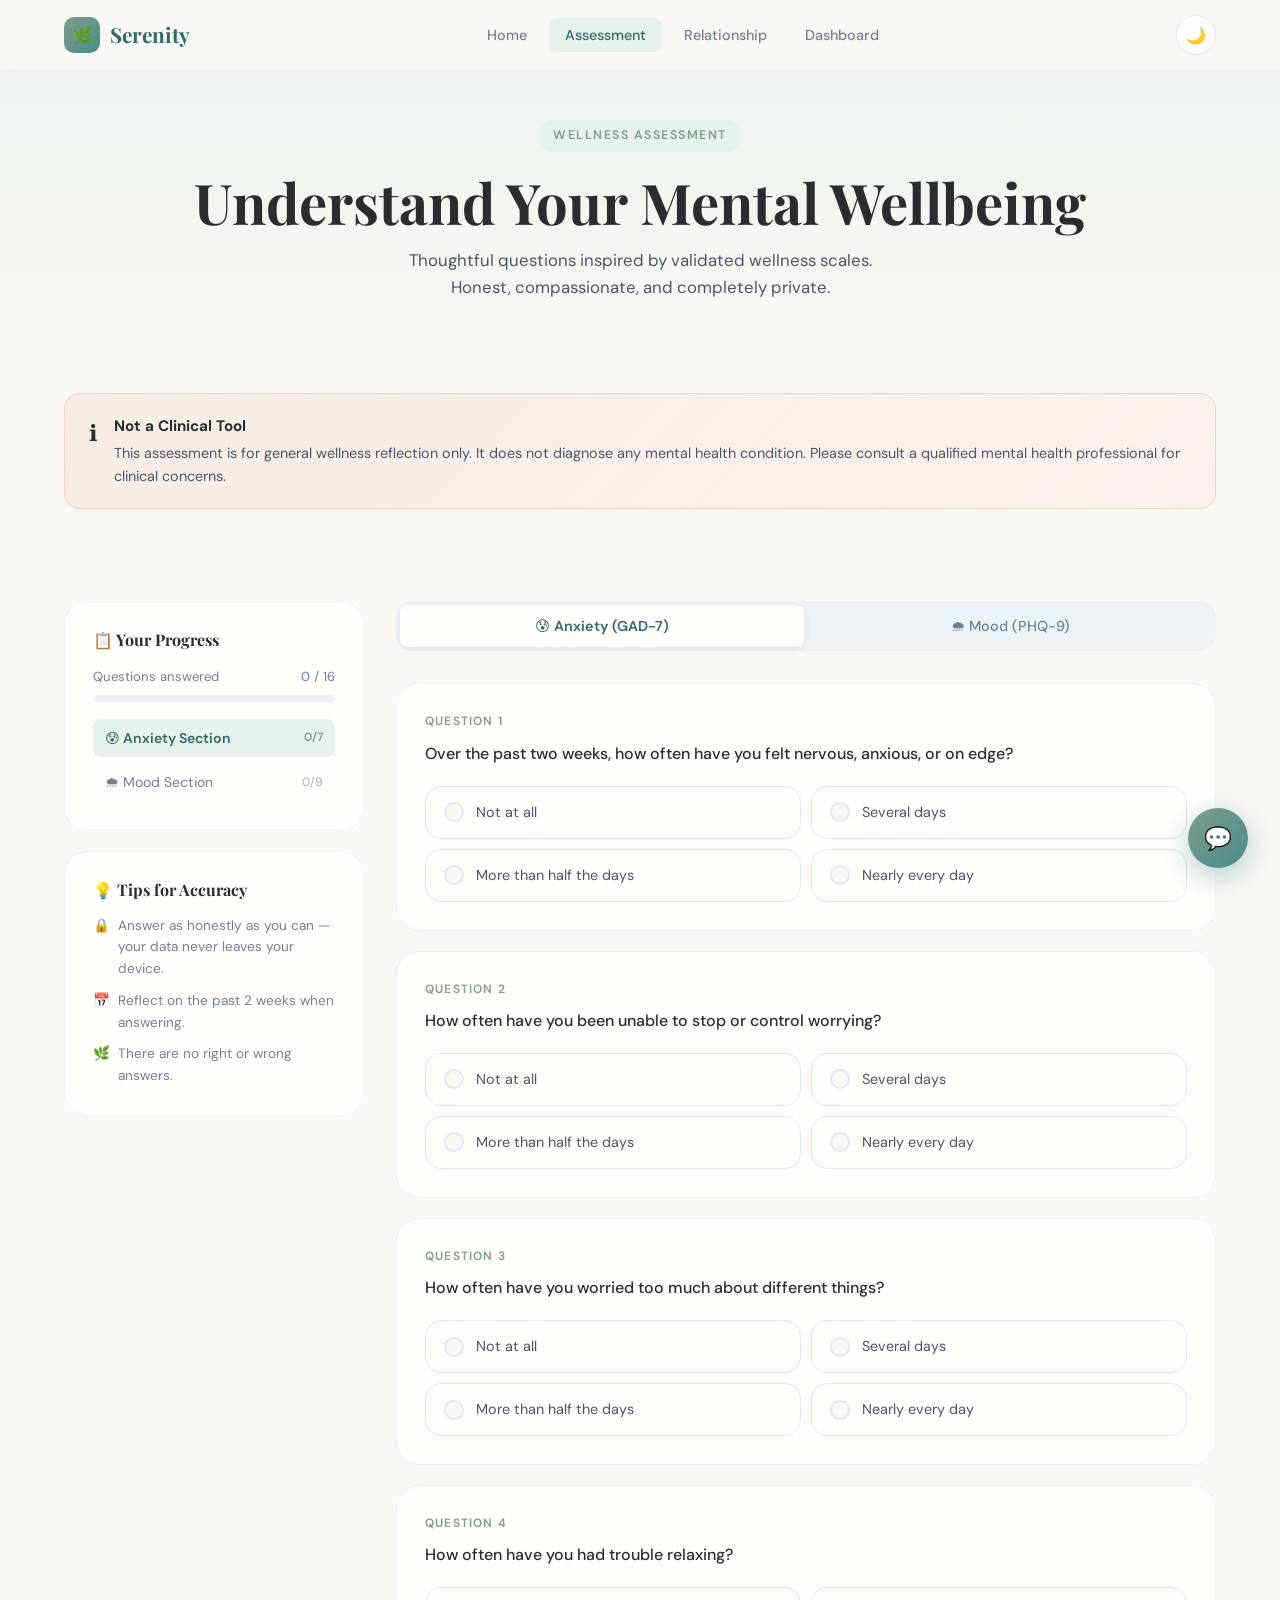
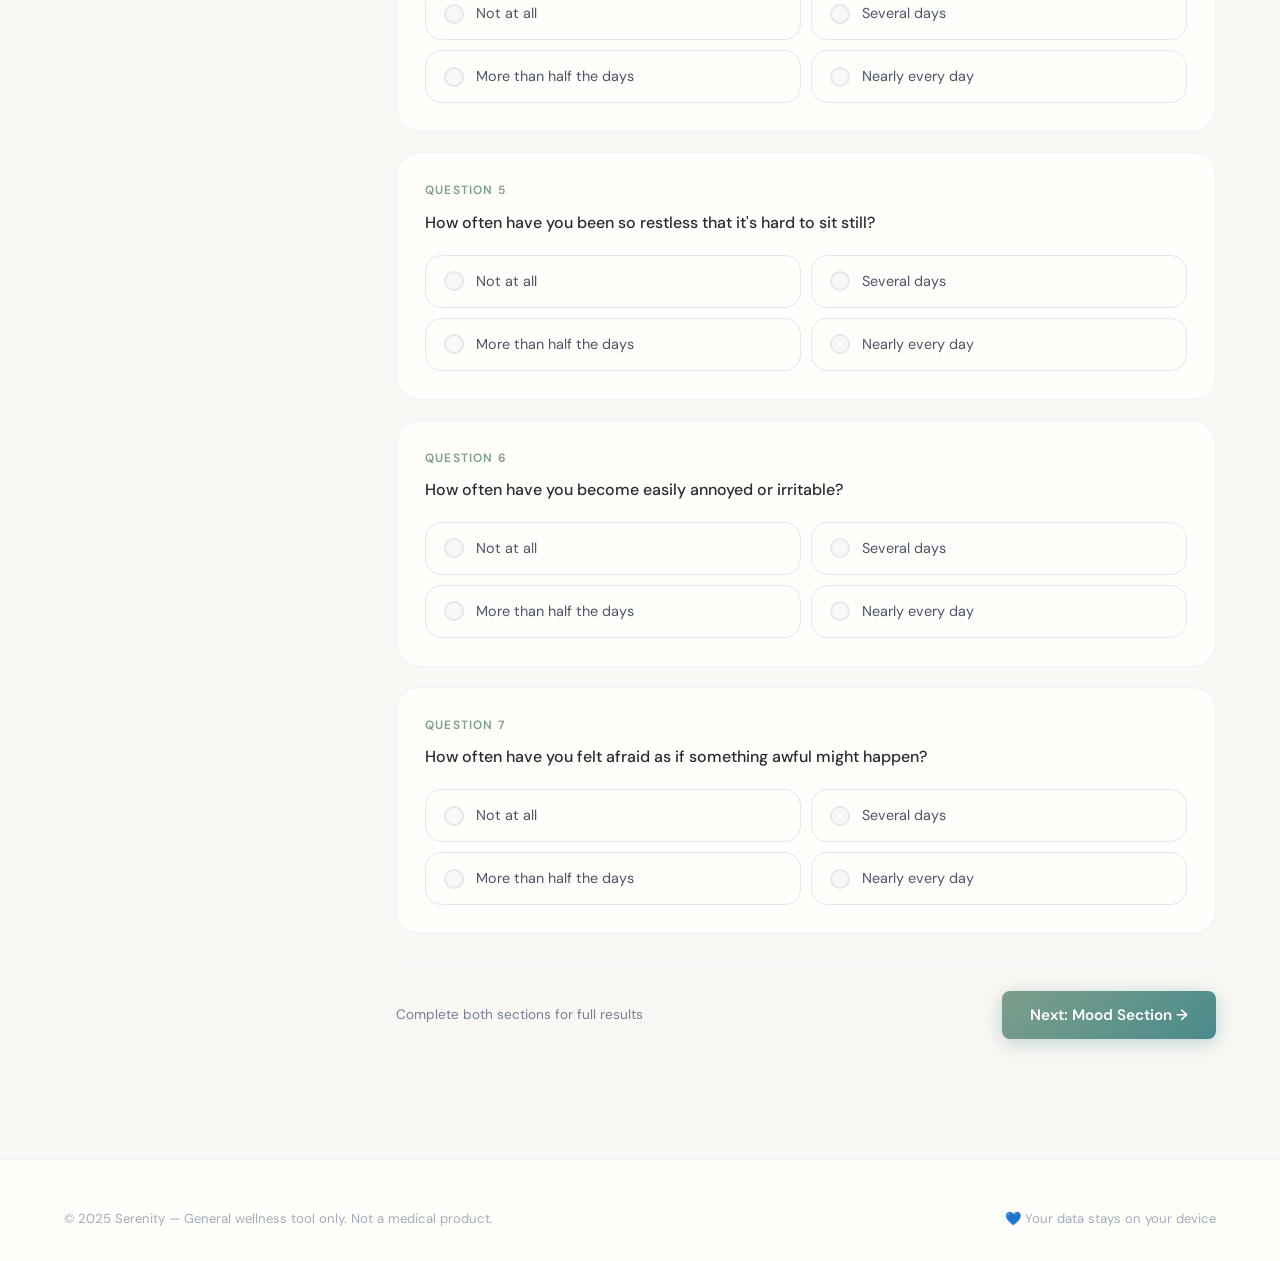
<file: assessment.html>
<!DOCTYPE html>
<html lang="en">
<head>
  <meta charset="UTF-8" />
  <meta name="viewport" content="width=device-width, initial-scale=1.0" />
  <title>Self-Assessment — Serenity</title>
  <link rel="stylesheet" href="style.css" />
</head>
<body>

<!-- ============ NAVIGATION ============ -->
<nav class="nav">
  <div class="nav-inner">
    <a href="index.html" class="nav-logo">
      <div class="nav-logo-icon">🌿</div>
      Serenity
    </a>
    <ul class="nav-links" id="navLinks">
      <li><a href="index.html">Home</a></li>
      <li><a href="assessment.html">Assessment</a></li>
      <li><a href="relationship.html">Relationship</a></li>
      <li><a href="dashboard.html">Dashboard</a></li>
    </ul>
    <div class="nav-actions">
      <button class="dark-toggle" id="darkToggle">🌙</button>
      <button class="hamburger" id="hamburger"><span></span><span></span><span></span></button>
    </div>
  </div>
</nav>

<!-- ============ PAGE HEADER ============ -->
<div class="page-header">
  <div class="container">
    <span class="section-tag">Wellness Assessment</span>
    <h1>Understand Your Mental Wellbeing</h1>
    <p>Thoughtful questions inspired by validated wellness scales. Honest, compassionate, and completely private.</p>
  </div>
</div>

<!-- ============ DISCLAIMER ============ -->
<div class="container">
  <div class="disclaimer-banner" style="margin-top:32px;">
    <span class="disclaimer-icon">ℹ️</span>
    <p><strong>Not a Clinical Tool</strong> This assessment is for general wellness reflection only. It does not diagnose any mental health condition. Please consult a qualified mental health professional for clinical concerns.</p>
  </div>
</div>

<!-- ============ ASSESSMENT LAYOUT ============ -->
<div class="container">
  <div class="assessment-layout">

    <!-- SIDEBAR -->
    <aside class="assessment-sidebar">
      <div class="sidebar-card">
        <h4>📋 Your Progress</h4>
        <div class="progress-container">
          <div class="progress-label">
            <span>Questions answered</span>
            <span id="progressText">0 / 16</span>
          </div>
          <div class="progress-track">
            <div class="progress-fill" id="progressFill"></div>
          </div>
        </div>
        <ul class="sidebar-section-list" id="sectionList">
          <li class="active" data-tab="anxiety">
            😰 Anxiety Section
            <span class="q-status" id="anxietyStatus">0/7</span>
          </li>
          <li data-tab="depression">
            🌧 Mood Section
            <span class="q-status" id="depressionStatus">0/9</span>
          </li>
        </ul>
      </div>

      <div class="sidebar-card">
        <h4>💡 Tips for Accuracy</h4>
        <ul style="list-style:none;display:flex;flex-direction:column;gap:10px;">
          <li style="font-size:0.85rem;color:var(--text-soft);display:flex;gap:8px;"><span>🔒</span>Answer as honestly as you can — your data never leaves your device.</li>
          <li style="font-size:0.85rem;color:var(--text-soft);display:flex;gap:8px;"><span>📅</span>Reflect on the past 2 weeks when answering.</li>
          <li style="font-size:0.85rem;color:var(--text-soft);display:flex;gap:8px;"><span>🌿</span>There are no right or wrong answers.</li>
        </ul>
      </div>
    </aside>

    <!-- MAIN CONTENT -->
    <main class="assessment-main">

      <!-- QUESTION FORM -->
      <div id="assessmentForm">
        <div class="tab-nav">
          <button class="tab-btn active" id="tabAnxiety" onclick="switchTab('anxiety')">😰 Anxiety (GAD-7)</button>
          <button class="tab-btn" id="tabDepression" onclick="switchTab('depression')">🌧 Mood (PHQ-9)</button>
        </div>

        <!-- ANXIETY TAB -->
        <div class="tab-content active" id="tab-anxiety">
          <div id="anxietyQuestions"></div>

          <div class="submit-row">
            <p style="font-size:0.85rem;color:var(--text-soft);">Complete both sections for full results</p>
            <button class="btn btn-primary" onclick="switchTab('depression')">Next: Mood Section →</button>
          </div>
        </div>

        <!-- DEPRESSION TAB -->
        <div class="tab-content" id="tab-depression">
          <div id="depressionQuestions"></div>

          <div class="submit-row">
            <button class="btn btn-secondary" onclick="switchTab('anxiety')">← Back</button>
            <button class="btn btn-primary" id="submitBtn" onclick="submitAssessment()">View My Results 🌿</button>
          </div>
        </div>
      </div>

      <!-- RESULTS PANEL -->
      <div class="results-panel" id="resultsPanel">

        <!-- Score Cards -->
        <div style="display:grid;grid-template-columns:1fr 1fr;gap:24px;margin-bottom:24px;" id="scoreCards">
          <!-- Injected by JS -->
        </div>

        <!-- Suggestions -->
        <div class="sidebar-card" style="margin-bottom:24px;">
          <h3 style="margin-bottom:8px;font-size:1.1rem;">🌱 Your Personalized Wellness Plan</h3>
          <p style="font-size:0.9rem;margin-bottom:24px;">Based on your responses, here are evidence-informed strategies tailored for you.</p>
          <div class="suggestions-grid" id="suggestionsGrid"></div>
        </div>

        <!-- Emergency Alert -->
        <div class="emergency-alert" id="emergencyAlert">
          <h3>🚨 Please Reach Out for Support</h3>
          <p style="color:var(--text-mid);margin-bottom:16px;">Your responses suggest you may be experiencing significant distress. <strong>This platform is not a substitute for professional help.</strong> Please consider reaching out to a licensed mental health professional or crisis service.</p>
          <div class="helplines" id="helplines"></div>
        </div>

        <!-- Action Buttons -->
        <div style="display:flex;gap:16px;flex-wrap:wrap;margin-top:28px;padding-top:24px;border-top:1px solid var(--border-soft);">
          <button class="btn btn-secondary" onclick="retakeAssessment()">↩ Retake Assessment</button>
          <a href="dashboard.html" class="btn btn-primary">Track My Mood →</a>
          <a href="relationship.html" class="btn btn-ghost">Relationship Check →</a>
        </div>
      </div>

    </main>
  </div>
</div>

<!-- ============ FOOTER ============ -->
<footer class="footer" style="margin-top:40px;">
  <div class="container">
    <div class="footer-bottom" style="border-top:none;padding-top:0;">
      <p>© 2025 Serenity — General wellness tool only. Not a medical product.</p>
      <p>💙 Your data stays on your device</p>
    </div>
  </div>
</footer>

<!-- Chatbot -->
<div class="chatbot-fab">
  <div class="chat-window" id="chatWindow">
    <div class="chat-header">
      <div class="chat-avatar">🌿</div>
      <div class="chat-header-info"><h4>Sage</h4><p>Your wellness companion</p></div>
      <button class="chat-close" id="chatClose">✕</button>
    </div>
    <div class="chat-messages" id="chatMessages"></div>
    <div class="chat-quick-replies" id="quickReplies"></div>
    <div class="chat-input-row">
      <input type="text" class="chat-input" id="chatInput" placeholder="Type a message..." />
      <button class="chat-send" id="chatSend">→</button>
    </div>
  </div>
  <button class="chat-toggle-btn" id="chatToggle">💬</button>
</div>

<div class="toast-container" id="toastContainer"></div>

<script src="questions.js"></script>
<script src="script.js"></script>
<script>
  // ============================================================
  // ASSESSMENT PAGE LOGIC
  // ============================================================

  let answers = {};

  function buildQuestions() {
    // Anxiety Questions
    const anxietyContainer = document.getElementById("anxietyQuestions");
    ANXIETY_QUESTIONS.forEach((q, idx) => {
      anxietyContainer.innerHTML += buildQuestionHTML(q, idx + 1);
    });

    // Depression Questions
    const depressionContainer = document.getElementById("depressionQuestions");
    DEPRESSION_QUESTIONS.forEach((q, idx) => {
      depressionContainer.innerHTML += buildQuestionHTML(q, idx + 1);
    });

    // Add change listeners
    document.querySelectorAll('input[type="radio"]').forEach((radio) => {
      radio.addEventListener("change", () => {
        answers[radio.name] = parseInt(radio.value);
        updateProgress();
      });
    });
  }

  function buildQuestionHTML(q, num) {
    const options = ASSESSMENT_OPTIONS.map(
      (opt) => `
      <label class="option-label">
        <input type="radio" name="${q.id}" value="${opt.value}" />
        <span class="option-radio"></span>
        ${opt.label}
      </label>`
    ).join("");

    return `
      <div class="question-block" id="qblock-${q.id}">
        <div class="question-num">Question ${num}</div>
        <p class="question-text">${q.text}</p>
        <div class="options-grid">${options}</div>
      </div>`;
  }

  function updateProgress() {
    const anxietyAnswered = ANXIETY_QUESTIONS.filter((q) => answers[q.id] !== undefined).length;
    const depressionAnswered = DEPRESSION_QUESTIONS.filter((q) => answers[q.id] !== undefined).length;
    const total = ANXIETY_QUESTIONS.length + DEPRESSION_QUESTIONS.length;
    const answered = anxietyAnswered + depressionAnswered;

    document.getElementById("progressFill").style.width = `${(answered / total) * 100}%`;
    document.getElementById("progressText").textContent = `${answered} / ${total}`;
    document.getElementById("anxietyStatus").textContent = `${anxietyAnswered}/7`;
    document.getElementById("depressionStatus").textContent = `${depressionAnswered}/9`;
  }

  function switchTab(tab) {
    document.querySelectorAll(".tab-btn").forEach((b) => b.classList.remove("active"));
    document.querySelectorAll(".tab-content").forEach((c) => c.classList.remove("active"));

    document.getElementById(`tab-${tab}`).classList.add("active");
    document.getElementById(`tab${tab.charAt(0).toUpperCase() + tab.slice(1)}`).classList.add("active");

    // Update sidebar
    document.querySelectorAll(".sidebar-section-list li").forEach((li) => {
      li.classList.toggle("active", li.dataset.tab === tab);
    });
  }

  function submitAssessment() {
    // Validate all answered
    const allQuestions = [...ANXIETY_QUESTIONS, ...DEPRESSION_QUESTIONS];
    const unanswered = allQuestions.filter((q) => answers[q.id] === undefined);

    if (unanswered.length > 0) {
      showToast(`Please answer all questions (${unanswered.length} remaining)`, "warning");
      // Highlight first unanswered
      const firstId = unanswered[0].id;
      document.getElementById(`qblock-${firstId}`)?.scrollIntoView({ behavior: "smooth", block: "center" });
      document.getElementById(`qblock-${firstId}`).style.borderColor = "#E65100";
      setTimeout(() => {
        document.getElementById(`qblock-${firstId}`).style.borderColor = "";
      }, 2000);
      return;
    }

    // Calculate scores
    const anxietyScore = ANXIETY_QUESTIONS.reduce((sum, q) => sum + (answers[q.id] || 0), 0);
    const depressionScore = DEPRESSION_QUESTIONS.reduce((sum, q) => sum + (answers[q.id] || 0), 0);

    // Get levels
    const anxietyLevel = getLevel(anxietyScore, ANXIETY_LEVELS);
    const depressionLevel = getLevel(depressionScore, DEPRESSION_LEVELS);

    // Show results
    showResults(anxietyScore, depressionScore, anxietyLevel, depressionLevel);

    // Save to localStorage
    saveToStorage("serenity_last_assessment", {
      date: new Date().toISOString(),
      anxietyScore,
      depressionScore,
      anxietyLevel: anxietyLevel.label,
      depressionLevel: depressionLevel.label,
    });
  }

  function getLevel(score, levels) {
    if (score <= levels.low.max) return { ...levels.low, key: "low" };
    if (score <= levels.moderate.max) return { ...levels.moderate, key: "moderate" };
    return { ...levels.high, key: "high" };
  }

  function showResults(anxScore, depScore, anxLevel, depLevel) {
    document.getElementById("assessmentForm").style.display = "none";
    const panel = document.getElementById("resultsPanel");
    panel.classList.add("show");

    // Score cards
    const maxAnxiety = ANXIETY_QUESTIONS.length * 3;
    const maxDepression = DEPRESSION_QUESTIONS.length * 3;

    document.getElementById("scoreCards").innerHTML = `
      ${buildScoreCard("Anxiety", anxScore, maxAnxiety, anxLevel, ANXIETY_LEVELS)}
      ${buildScoreCard("Mood", depScore, maxDepression, depLevel, DEPRESSION_LEVELS)}
    `;

    // Animate rings
    setTimeout(() => {
      animateRing("ring-anxiety", anxScore, maxAnxiety, anxLevel.color);
      animateRing("ring-depression", depScore, maxDepression, depLevel.color);
    }, 200);

    // Suggestions (combine both)
    const anxietySuggestions = SUGGESTIONS.anxiety[anxLevel.key].suggestions;
    const depressionSuggestions = SUGGESTIONS.depression[depLevel.key].suggestions;

    // Deduplicate and combine
    const combined = [...anxietySuggestions];
    depressionSuggestions.forEach((s) => {
      if (!combined.find((c) => c.title === s.title)) combined.push(s);
    });

    const grid = document.getElementById("suggestionsGrid");
    grid.innerHTML = combined.map((s) => `
      <div class="suggestion-card">
        <div class="suggestion-icon">${s.icon}</div>
        <h4>${s.title}</h4>
        <p>${s.text}</p>
      </div>`
    ).join("");

    // Emergency alert for high scores
    if (anxLevel.key === "high" || depLevel.key === "high") {
      document.getElementById("emergencyAlert").classList.add("show");
      document.getElementById("helplines").innerHTML = `
        <div class="helpline-card">
          <div class="name">iCall (India)</div>
          <div class="number">9152987821</div>
          <div class="desc">Mon–Sat, 8am–10pm</div>
        </div>
        <div class="helpline-card">
          <div class="name">Vandrevala Foundation</div>
          <div class="number">1860-2662-345</div>
          <div class="desc">24/7 support</div>
        </div>
        <div class="helpline-card">
          <div class="name">NIMHANS Helpline</div>
          <div class="number">080-46110007</div>
          <div class="desc">Mental health support</div>
        </div>
        <div class="helpline-card">
          <div class="name">Snehi (Crisis)</div>
          <div class="number">044-24640050</div>
          <div class="desc">Emotional support</div>
        </div>`;
    }

    panel.scrollIntoView({ behavior: "smooth", block: "start" });
    showToast("Assessment complete! View your personalized results below 🌿", "success");
  }

  function buildScoreCard(label, score, max, level, levels) {
    const pct = (score / max) * 100;
    const circum = 2 * Math.PI * 54;
    const id = `ring-${label.toLowerCase()}`;

    return `
      <div class="results-header" style="border:1px solid var(--border-soft);">
        <div class="score-ring">
          <svg viewBox="0 0 120 120">
            <circle class="score-ring-bg" cx="60" cy="60" r="54"/>
            <circle class="score-ring-fill" id="${id}" cx="60" cy="60" r="54"
              stroke="${level.color}"
              stroke-dasharray="${circum}"
              stroke-dashoffset="${circum}"/>
          </svg>
          <div class="score-number">
            <div class="score-val" style="color:${level.color}">${score}</div>
            <div class="score-max">/${max}</div>
          </div>
        </div>
        <div>${level.emoji}</div>
        <span class="result-level" style="background:${level.color}20;color:${level.color}">${level.label}</span>
        <h3 style="margin-bottom:8px;font-size:1rem;">${label} Assessment</h3>
        <p class="result-description" style="font-size:0.88rem;">${SUGGESTIONS[label.toLowerCase()][level.key].description}</p>
      </div>`;
  }

  function animateRing(id, score, max, color) {
    const ring = document.getElementById(id);
    if (!ring) return;
    const circum = 2 * Math.PI * 54;
    const pct = score / max;
    const offset = circum * (1 - pct);
    ring.style.strokeDashoffset = offset;
  }

  function retakeAssessment() {
    answers = {};
    document.querySelectorAll('input[type="radio"]').forEach((r) => (r.checked = false));
    document.getElementById("assessmentForm").style.display = "block";
    document.getElementById("resultsPanel").classList.remove("show");
    document.getElementById("emergencyAlert").classList.remove("show");
    updateProgress();
    switchTab("anxiety");
    window.scrollTo({ top: 0, behavior: "smooth" });
  }

  // ============================================================
  buildQuestions();
</script>
</body>
</html>
</file>
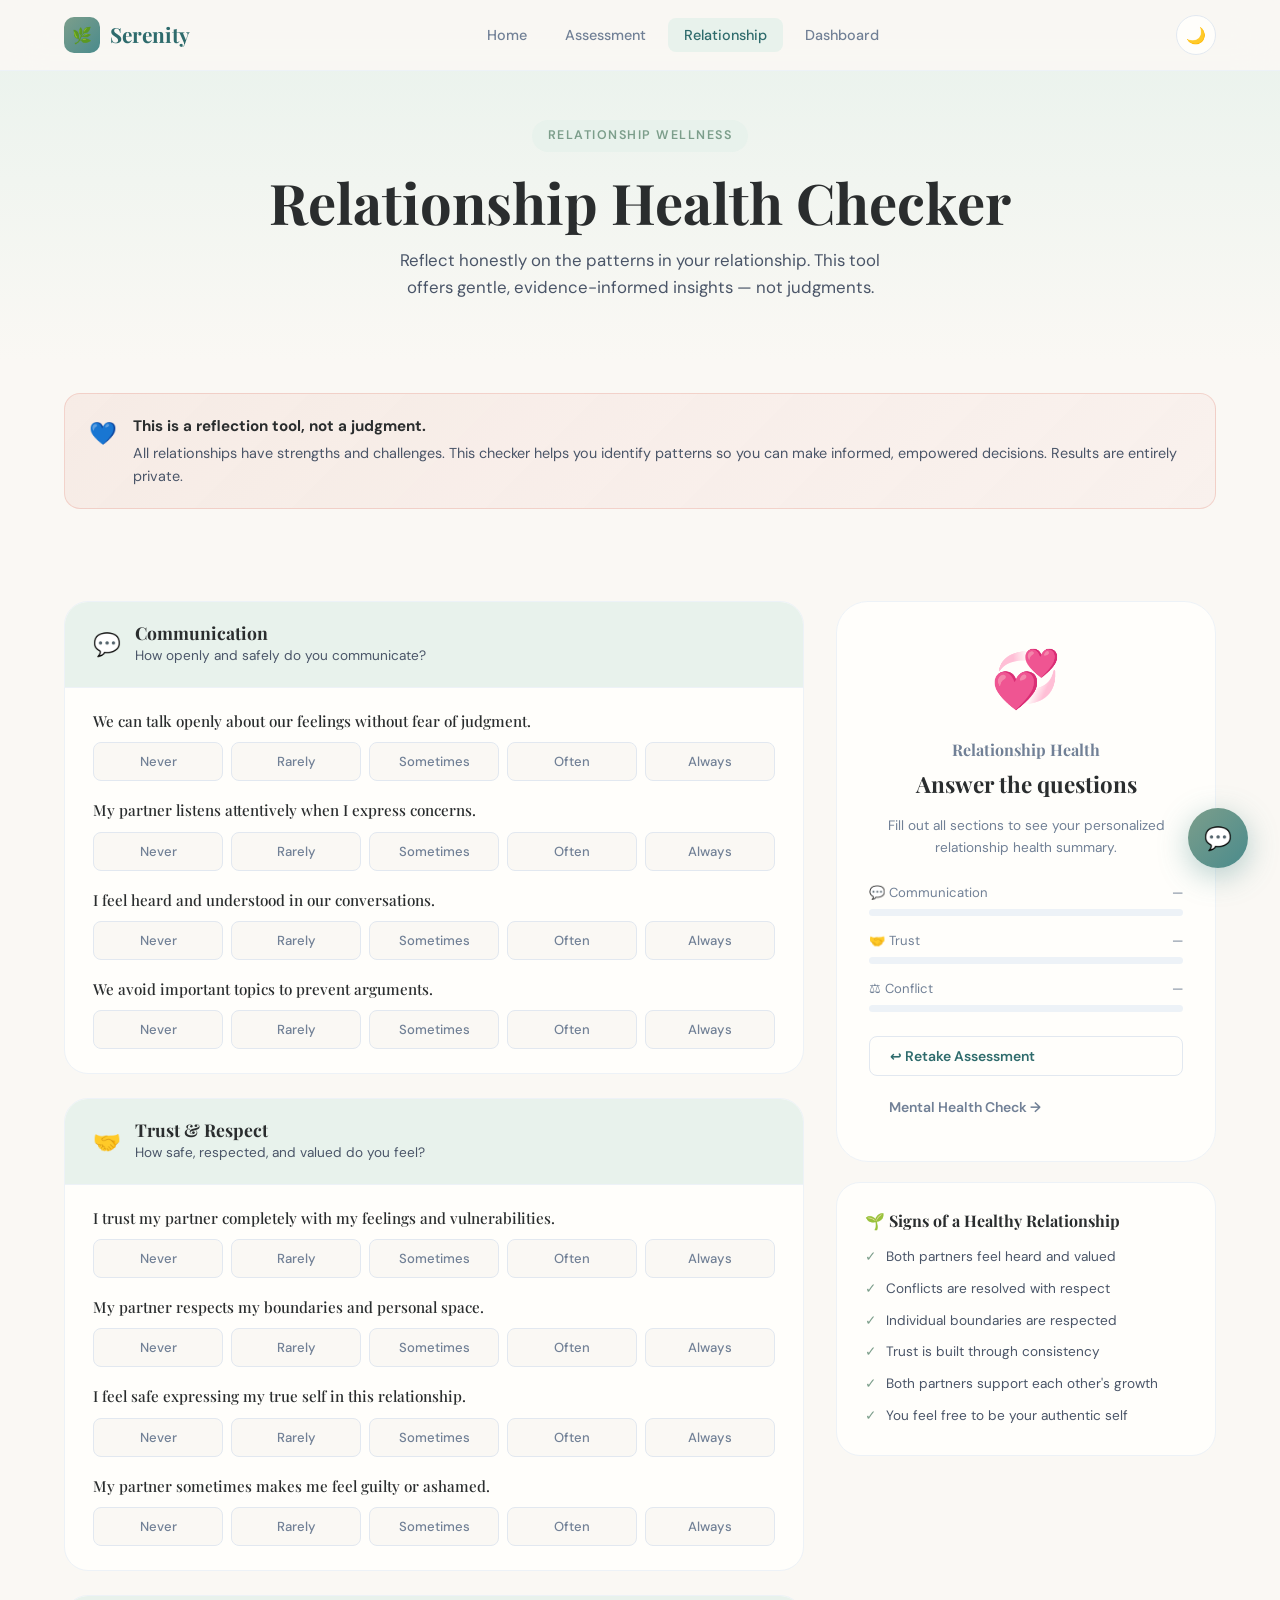
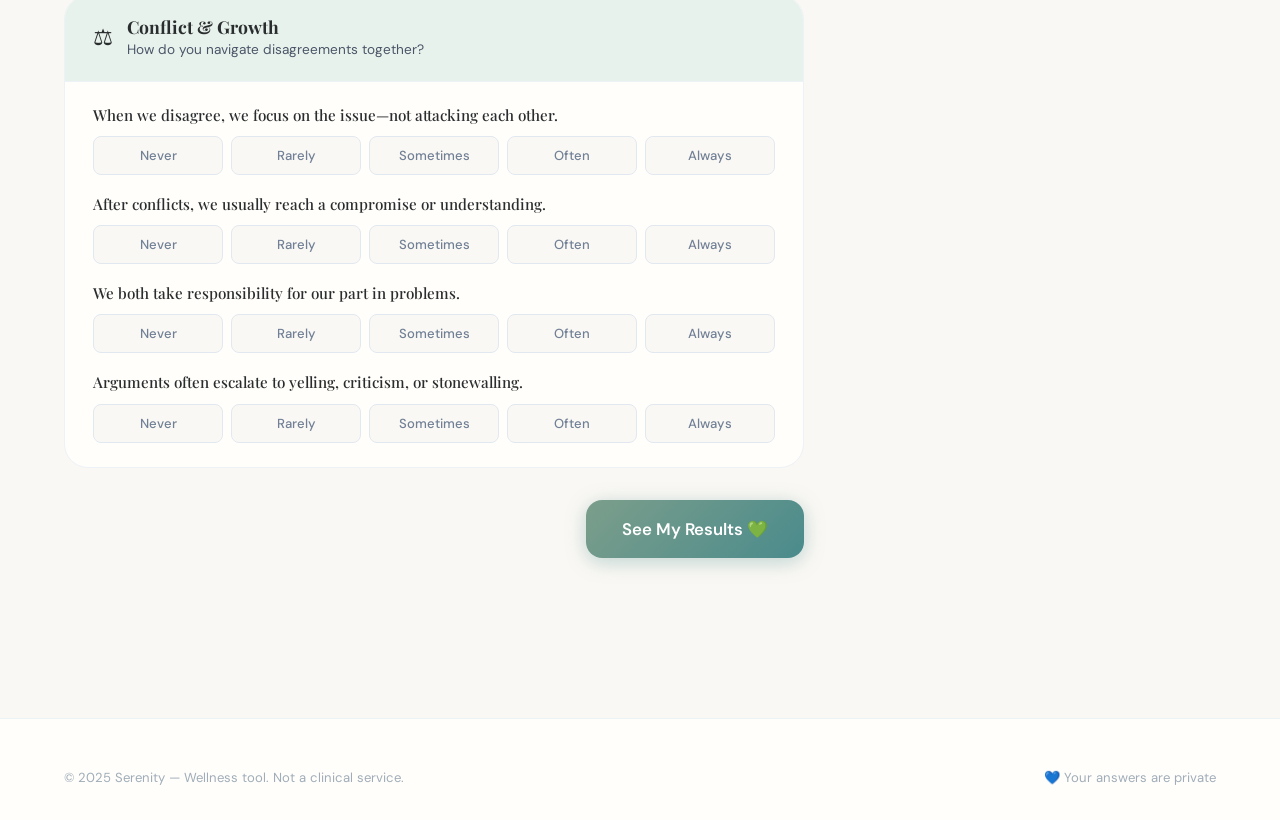
<file: relationship.html>
<!DOCTYPE html>
<html lang="en">
<head>
  <meta charset="UTF-8" />
  <meta name="viewport" content="width=device-width, initial-scale=1.0" />
  <title>Relationship Health — Serenity</title>
  <link rel="stylesheet" href="style.css" />
</head>
<body>

<!-- ============ NAVIGATION ============ -->
<nav class="nav">
  <div class="nav-inner">
    <a href="index.html" class="nav-logo">
      <div class="nav-logo-icon">🌿</div>
      Serenity
    </a>
    <ul class="nav-links" id="navLinks">
      <li><a href="index.html">Home</a></li>
      <li><a href="assessment.html">Assessment</a></li>
      <li><a href="relationship.html">Relationship</a></li>
      <li><a href="dashboard.html">Dashboard</a></li>
    </ul>
    <div class="nav-actions">
      <button class="dark-toggle" id="darkToggle">🌙</button>
      <button class="hamburger" id="hamburger"><span></span><span></span><span></span></button>
    </div>
  </div>
</nav>

<!-- ============ PAGE HEADER ============ -->
<div class="page-header">
  <div class="container">
    <span class="section-tag">Relationship Wellness</span>
    <h1>Relationship Health Checker</h1>
    <p>Reflect honestly on the patterns in your relationship. This tool offers gentle, evidence-informed insights — not judgments.</p>
  </div>
</div>

<div class="container">
  <div class="disclaimer-banner" style="margin-top:32px;">
    <span class="disclaimer-icon">💙</span>
    <p><strong>This is a reflection tool, not a judgment.</strong> All relationships have strengths and challenges. This checker helps you identify patterns so you can make informed, empowered decisions. Results are entirely private.</p>
  </div>
</div>

<!-- ============ MAIN LAYOUT ============ -->
<div class="container">
  <div class="relationship-grid">

    <!-- QUESTIONS FORM -->
    <div class="rel-form-section" id="relForm">

      <!-- Communication Section -->
      <div class="rel-category">
        <div class="rel-category-header">
          <span>💬</span>
          <div>
            <h3>Communication</h3>
            <p>How openly and safely do you communicate?</p>
          </div>
        </div>
        <div class="rel-questions" id="commQuestions"></div>
      </div>

      <!-- Trust Section -->
      <div class="rel-category">
        <div class="rel-category-header">
          <span>🤝</span>
          <div>
            <h3>Trust & Respect</h3>
            <p>How safe, respected, and valued do you feel?</p>
          </div>
        </div>
        <div class="rel-questions" id="trustQuestions"></div>
      </div>

      <!-- Conflict Section -->
      <div class="rel-category">
        <div class="rel-category-header">
          <span>⚖️</span>
          <div>
            <h3>Conflict & Growth</h3>
            <p>How do you navigate disagreements together?</p>
          </div>
        </div>
        <div class="rel-questions" id="conflictQuestions"></div>
      </div>

      <div style="display:flex;justify-content:flex-end;padding:8px 0 40px;">
        <button class="btn btn-primary btn-lg" onclick="submitRelationship()">See My Results 💚</button>
      </div>
    </div>

    <!-- RESULT SIDEBAR -->
    <div class="rel-sidebar">
      <div class="rel-result-card">
        <div id="resultIcon" class="rel-icon-big">💞</div>
        <h3 style="margin-bottom:8px;font-size:1rem;color:var(--text-soft);">Relationship Health</h3>
        <div class="rel-result-level" id="relResultLevel">Answer the questions</div>
        <p style="font-size:0.85rem;color:var(--text-soft);" id="relResultDesc">Fill out all sections to see your personalized relationship health summary.</p>

        <!-- Score Bars -->
        <div class="rel-score-bars" id="scoreBars">
          <div class="score-bar-row">
            <div class="score-bar-label">
              <span>💬 Communication</span>
              <span id="commScore">—</span>
            </div>
            <div class="score-bar-track">
              <div class="score-bar-fill fill-comm" id="commBar" style="width:0%"></div>
            </div>
          </div>
          <div class="score-bar-row">
            <div class="score-bar-label">
              <span>🤝 Trust</span>
              <span id="trustScore">—</span>
            </div>
            <div class="score-bar-track">
              <div class="score-bar-fill fill-trust" id="trustBar" style="width:0%"></div>
            </div>
          </div>
          <div class="score-bar-row">
            <div class="score-bar-label">
              <span>⚖️ Conflict</span>
              <span id="conflictScore">—</span>
            </div>
            <div class="score-bar-track">
              <div class="score-bar-fill fill-conflict" id="conflictBar" style="width:0%"></div>
            </div>
          </div>
        </div>

        <!-- Tips Section -->
        <div class="rel-tips" id="relTips" style="display:none;">
          <h4>💡 Personalized Tips</h4>
          <div id="tipsList"></div>
        </div>

        <!-- Red Flags -->
        <div class="red-flags" id="redFlags">
          <h4>⚠️ Signs to Watch For</h4>
          <div id="redFlagsList"></div>
        </div>

        <!-- Action Buttons (shown after result) -->
        <div id="relActions" style="display:none;margin-top:20px;display:flex;flex-direction:column;gap:10px;">
          <button class="btn btn-secondary btn-sm" onclick="retakeRelationship()" style="width:100%;">↩ Retake Assessment</button>
          <a href="assessment.html" class="btn btn-ghost btn-sm" style="width:100%;text-align:center;">Mental Health Check →</a>
        </div>
      </div>

      <!-- Healthy Relationship Guide -->
      <div class="sidebar-card" style="margin-top:20px;">
        <h4 style="margin-bottom:16px;">🌱 Signs of a Healthy Relationship</h4>
        <div style="display:flex;flex-direction:column;gap:10px;">
          <div style="display:flex;gap:10px;font-size:0.85rem;color:var(--text-mid);">
            <span style="color:var(--sage);font-weight:700;">✓</span>
            Both partners feel heard and valued
          </div>
          <div style="display:flex;gap:10px;font-size:0.85rem;color:var(--text-mid);">
            <span style="color:var(--sage);font-weight:700;">✓</span>
            Conflicts are resolved with respect
          </div>
          <div style="display:flex;gap:10px;font-size:0.85rem;color:var(--text-mid);">
            <span style="color:var(--sage);font-weight:700;">✓</span>
            Individual boundaries are respected
          </div>
          <div style="display:flex;gap:10px;font-size:0.85rem;color:var(--text-mid);">
            <span style="color:var(--sage);font-weight:700;">✓</span>
            Trust is built through consistency
          </div>
          <div style="display:flex;gap:10px;font-size:0.85rem;color:var(--text-mid);">
            <span style="color:var(--sage);font-weight:700;">✓</span>
            Both partners support each other's growth
          </div>
          <div style="display:flex;gap:10px;font-size:0.85rem;color:var(--text-mid);">
            <span style="color:var(--sage);font-weight:700;">✓</span>
            You feel free to be your authentic self
          </div>
        </div>
      </div>
    </div>

  </div>
</div>

<!-- ============ FOOTER ============ -->
<footer class="footer">
  <div class="container">
    <div class="footer-bottom" style="border-top:none;padding-top:0;">
      <p>© 2025 Serenity — Wellness tool. Not a clinical service.</p>
      <p>💙 Your answers are private</p>
    </div>
  </div>
</footer>

<!-- Chatbot -->
<div class="chatbot-fab">
  <div class="chat-window" id="chatWindow">
    <div class="chat-header">
      <div class="chat-avatar">🌿</div>
      <div class="chat-header-info"><h4>Sage</h4><p>Your wellness companion</p></div>
      <button class="chat-close" id="chatClose">✕</button>
    </div>
    <div class="chat-messages" id="chatMessages"></div>
    <div class="chat-quick-replies" id="quickReplies"></div>
    <div class="chat-input-row">
      <input type="text" class="chat-input" id="chatInput" placeholder="Type a message..." />
      <button class="chat-send" id="chatSend">→</button>
    </div>
  </div>
  <button class="chat-toggle-btn" id="chatToggle">💬</button>
</div>

<div class="toast-container" id="toastContainer"></div>

<script src="questions.js"></script>
<script src="script.js"></script>
<script>
  // ============================================================
  // RELATIONSHIP PAGE LOGIC
  // ============================================================

  let relAnswers = {};

  function buildRelQuestions() {
    const cats = [
      { id: "commQuestions", data: RELATIONSHIP_QUESTIONS.communication },
      { id: "trustQuestions", data: RELATIONSHIP_QUESTIONS.trust },
      { id: "conflictQuestions", data: RELATIONSHIP_QUESTIONS.conflict },
    ];

    cats.forEach(({ id, data }) => {
      const container = document.getElementById(id);
      data.questions.forEach((q) => {
        container.innerHTML += buildRelQuestionHTML(q);
      });
    });
  }

  function buildRelQuestionHTML(q) {
    const scales = RELATIONSHIP_SCALE.map(
      (s) => `<button type="button" class="scale-btn" data-qid="${q.id}" data-value="${s.value}" onclick="selectScale(this)">${s.label}</button>`
    ).join("");

    return `
      <div class="rel-question" id="rq-${q.id}">
        <h4>${q.text}</h4>
        <div class="scale-options">${scales}</div>
      </div>`;
  }

  function selectScale(btn) {
    const qid = btn.dataset.qid;
    const value = parseInt(btn.dataset.value);

    // Clear siblings
    btn.closest(".scale-options").querySelectorAll(".scale-btn").forEach((b) => b.classList.remove("selected"));
    btn.classList.add("selected");

    relAnswers[qid] = value;
    updateLiveScore();
  }

  function updateLiveScore() {
    const commScore = calcCategoryScore("communication");
    const trustScore = calcCategoryScore("trust");
    const conflictScore = calcCategoryScore("conflict");

    const commMax = RELATIONSHIP_QUESTIONS.communication.questions.length * 4;
    const trustMax = RELATIONSHIP_QUESTIONS.trust.questions.length * 4;
    const conflictMax = RELATIONSHIP_QUESTIONS.conflict.questions.length * 4;

    if (commScore !== null) {
      document.getElementById("commScore").textContent = `${Math.round((commScore / commMax) * 100)}%`;
      document.getElementById("commBar").style.width = `${(commScore / commMax) * 100}%`;
    }
    if (trustScore !== null) {
      document.getElementById("trustScore").textContent = `${Math.round((trustScore / trustMax) * 100)}%`;
      document.getElementById("trustBar").style.width = `${(trustScore / trustMax) * 100}%`;
    }
    if (conflictScore !== null) {
      document.getElementById("conflictScore").textContent = `${Math.round((conflictScore / conflictMax) * 100)}%`;
      document.getElementById("conflictBar").style.width = `${(conflictScore / conflictMax) * 100}%`;
    }
  }

  function calcCategoryScore(category) {
    const qs = RELATIONSHIP_QUESTIONS[category].questions;
    if (qs.some((q) => relAnswers[q.id] === undefined)) return null;

    return qs.reduce((sum, q) => {
      const val = relAnswers[q.id];
      // For negative questions, invert the score
      return sum + (q.positiveDirection ? val : 4 - val);
    }, 0);
  }

  function submitRelationship() {
    // Validate all answered
    const allQs = [
      ...RELATIONSHIP_QUESTIONS.communication.questions,
      ...RELATIONSHIP_QUESTIONS.trust.questions,
      ...RELATIONSHIP_QUESTIONS.conflict.questions,
    ];
    const unanswered = allQs.filter((q) => relAnswers[q.id] === undefined);

    if (unanswered.length > 0) {
      showToast(`Please answer all questions (${unanswered.length} remaining)`, "warning");
      document.getElementById(`rq-${unanswered[0].id}`)?.scrollIntoView({ behavior: "smooth", block: "center" });
      return;
    }

    const commScore = calcCategoryScore("communication");
    const trustScore = calcCategoryScore("trust");
    const conflictScore = calcCategoryScore("conflict");

    const commMax = RELATIONSHIP_QUESTIONS.communication.questions.length * 4;
    const trustMax = RELATIONSHIP_QUESTIONS.trust.questions.length * 4;
    const conflictMax = RELATIONSHIP_QUESTIONS.conflict.questions.length * 4;
    const totalMax = commMax + trustMax + conflictMax;

    const totalScore = commScore + trustScore + conflictScore;
    const percentage = (totalScore / totalMax) * 100;

    // Determine result
    let result;
    if (percentage >= RELATIONSHIP_RESULTS.healthy.min) {
      result = RELATIONSHIP_RESULTS.healthy;
    } else if (percentage >= RELATIONSHIP_RESULTS.attention.min) {
      result = RELATIONSHIP_RESULTS.attention;
    } else {
      result = RELATIONSHIP_RESULTS.toxic;
    }

    showRelResults(result, { commScore, trustScore, conflictScore, commMax, trustMax, conflictMax, percentage });
    showToast("Results ready! See your relationship health summary 💚", "success");
  }

  function showRelResults(result, scores) {
    document.getElementById("resultIcon").textContent = result.icon;
    document.getElementById("relResultLevel").textContent = result.label;
    document.getElementById("relResultLevel").style.color = result.color;
    document.getElementById("relResultDesc").textContent = result.description;

    // Bars
    document.getElementById("commScore").textContent = `${Math.round((scores.commScore / scores.commMax) * 100)}%`;
    document.getElementById("commBar").style.width = `${(scores.commScore / scores.commMax) * 100}%`;
    document.getElementById("trustScore").textContent = `${Math.round((scores.trustScore / scores.trustMax) * 100)}%`;
    document.getElementById("trustBar").style.width = `${(scores.trustScore / scores.trustMax) * 100}%`;
    document.getElementById("conflictScore").textContent = `${Math.round((scores.conflictScore / scores.conflictMax) * 100)}%`;
    document.getElementById("conflictBar").style.width = `${(scores.conflictScore / scores.conflictMax) * 100}%`;

    // Tips
    const tipsList = document.getElementById("tipsList");
    tipsList.innerHTML = result.tips.map((tip) => `
      <div class="rel-tip">
        <span class="rel-tip-dot"></span>
        ${tip}
      </div>`
    ).join("");
    document.getElementById("relTips").style.display = "block";

    // Red flags
    if (result.showRedFlags) {
      const redFlagsEl = document.getElementById("redFlags");
      const redFlagsList = document.getElementById("redFlagsList");
      redFlagsList.innerHTML = RED_FLAGS.map((f) => `
        <div class="red-flag-item">${f}</div>`
      ).join("");
      redFlagsEl.classList.add("show");
    }

    // Show actions
    document.getElementById("relActions").style.display = "flex";

    // Scroll to sidebar
    document.querySelector(".rel-result-card").scrollIntoView({ behavior: "smooth", block: "start" });
  }

  function retakeRelationship() {
    relAnswers = {};
    document.querySelectorAll(".scale-btn").forEach((b) => b.classList.remove("selected"));
    document.getElementById("resultIcon").textContent = "💞";
    document.getElementById("relResultLevel").textContent = "Answer the questions";
    document.getElementById("relResultLevel").style.color = "";
    document.getElementById("relResultDesc").textContent = "Fill out all sections to see your personalized relationship health summary.";
    document.getElementById("relTips").style.display = "none";
    document.getElementById("redFlags").classList.remove("show");
    document.getElementById("relActions").style.display = "none";
    ["commScore", "trustScore", "conflictScore"].forEach((id) => (document.getElementById(id).textContent = "—"));
    ["commBar", "trustBar", "conflictBar"].forEach((id) => (document.getElementById(id).style.width = "0%"));
    window.scrollTo({ top: 0, behavior: "smooth" });
  }

  // ============================================================
  buildRelQuestions();
</script>
</body>
</html>
</file>
<file: style.css>
/* =============================================
   SERENITY - Mental Wellness App
   CSS Design System
   ============================================= */

@import url('https://fonts.googleapis.com/css2?family=Playfair+Display:wght@400;500;600;700&family=DM+Sans:wght@300;400;500;600&display=swap');

/* ---- CSS Variables ---- */
:root {
  --sage: #7C9E8B;
  --sage-light: #A8C4B4;
  --sage-pale: #E8F2EC;
  --teal: #4A8B8C;
  --teal-dark: #2E6B6C;
  --sky: #7BB3D4;
  --sky-light: #C8E0EF;
  --lavender: #9B8BB4;
  --lavender-light: #D4CCE5;
  --peach: #E8A598;
  --peach-light: #F5D8D3;
  --cream: #FAF8F4;
  --warm-white: #FFFEFB;
  --text-dark: #2A2D2E;
  --text-mid: #4A5568;
  --text-soft: #718096;
  --text-muted: #A0ADB8;
  --border: #E2E8F0;
  --border-soft: #EDF2F7;
  --shadow-sm: 0 2px 8px rgba(0,0,0,0.06);
  --shadow-md: 0 8px 24px rgba(0,0,0,0.08);
  --shadow-lg: 0 20px 60px rgba(0,0,0,0.1);
  --radius-sm: 8px;
  --radius-md: 16px;
  --radius-lg: 24px;
  --radius-xl: 32px;
  --font-display: 'Playfair Display', Georgia, serif;
  --font-body: 'DM Sans', system-ui, sans-serif;
  --transition: all 0.3s cubic-bezier(0.4, 0, 0.2, 1);
}

[data-theme="dark"] {
  --cream: #1A1E22;
  --warm-white: #22272D;
  --text-dark: #F0F4F8;
  --text-mid: #CBD5E0;
  --text-soft: #A0ADB8;
  --text-muted: #718096;
  --border: #2D3748;
  --border-soft: #252D38;
  --sage-pale: #1E2E28;
  --sky-light: #1A2E3E;
  --shadow-sm: 0 2px 8px rgba(0,0,0,0.3);
  --shadow-md: 0 8px 24px rgba(0,0,0,0.4);
  --shadow-lg: 0 20px 60px rgba(0,0,0,0.5);
}

/* ---- Reset & Base ---- */
*, *::before, *::after { box-sizing: border-box; margin: 0; padding: 0; }

html { scroll-behavior: smooth; font-size: 16px; }

body {
  font-family: var(--font-body);
  background: var(--cream);
  color: var(--text-dark);
  line-height: 1.6;
  transition: background 0.4s ease, color 0.4s ease;
  min-height: 100vh;
}

/* ---- Scrollbar ---- */
::-webkit-scrollbar { width: 6px; }
::-webkit-scrollbar-track { background: var(--cream); }
::-webkit-scrollbar-thumb { background: var(--sage-light); border-radius: 10px; }

/* ---- Typography ---- */
h1, h2, h3, h4 {
  font-family: var(--font-display);
  line-height: 1.2;
  color: var(--text-dark);
}

h1 { font-size: clamp(2rem, 5vw, 3.5rem); }
h2 { font-size: clamp(1.6rem, 3vw, 2.4rem); }
h3 { font-size: clamp(1.2rem, 2vw, 1.6rem); }
h4 { font-size: 1.1rem; }

p { color: var(--text-mid); }
a { text-decoration: none; color: inherit; }

/* ============================================
   NAVIGATION
   ============================================ */
.nav {
  position: fixed;
  top: 0; left: 0; right: 0;
  z-index: 1000;
  background: rgba(250, 248, 244, 0.92);
  backdrop-filter: blur(20px);
  -webkit-backdrop-filter: blur(20px);
  border-bottom: 1px solid var(--border-soft);
  transition: var(--transition);
}

[data-theme="dark"] .nav {
  background: rgba(26, 30, 34, 0.92);
}

.nav-inner {
  max-width: 1200px;
  margin: 0 auto;
  padding: 0 24px;
  height: 70px;
  display: flex;
  align-items: center;
  justify-content: space-between;
}

.nav-logo {
  display: flex;
  align-items: center;
  gap: 10px;
  font-family: var(--font-display);
  font-size: 1.3rem;
  font-weight: 700;
  color: var(--teal-dark);
}

.nav-logo-icon {
  width: 36px; height: 36px;
  background: linear-gradient(135deg, var(--sage), var(--teal));
  border-radius: 10px;
  display: flex; align-items: center; justify-content: center;
  font-size: 1rem;
}

.nav-links {
  display: flex;
  align-items: center;
  gap: 6px;
  list-style: none;
}

.nav-links a {
  padding: 8px 16px;
  border-radius: var(--radius-sm);
  font-size: 0.9rem;
  font-weight: 500;
  color: var(--text-soft);
  transition: var(--transition);
}

.nav-links a:hover, .nav-links a.active {
  background: var(--sage-pale);
  color: var(--teal-dark);
}

.nav-actions {
  display: flex;
  align-items: center;
  gap: 12px;
}

.dark-toggle {
  width: 40px; height: 40px;
  border-radius: 50%;
  border: 1px solid var(--border);
  background: var(--warm-white);
  cursor: pointer;
  display: flex; align-items: center; justify-content: center;
  font-size: 1rem;
  transition: var(--transition);
  color: var(--text-soft);
}

.dark-toggle:hover {
  background: var(--sage-pale);
  color: var(--teal-dark);
  transform: rotate(20deg);
}

.hamburger {
  display: none;
  flex-direction: column;
  gap: 5px;
  cursor: pointer;
  padding: 8px;
  border-radius: var(--radius-sm);
  background: none;
  border: none;
}

.hamburger span {
  display: block;
  width: 22px; height: 2px;
  background: var(--text-mid);
  border-radius: 2px;
  transition: var(--transition);
}

/* ============================================
   LAYOUT UTILITIES
   ============================================ */
.container {
  max-width: 1200px;
  margin: 0 auto;
  padding: 0 24px;
}

.section {
  padding: 80px 0;
}

.section-header {
  text-align: center;
  margin-bottom: 56px;
}

.section-tag {
  display: inline-block;
  background: var(--sage-pale);
  color: var(--sage);
  font-size: 0.78rem;
  font-weight: 600;
  letter-spacing: 0.12em;
  text-transform: uppercase;
  padding: 6px 16px;
  border-radius: 100px;
  margin-bottom: 16px;
}

.section-header h2 {
  margin-bottom: 16px;
}

.section-header p {
  max-width: 560px;
  margin: 0 auto;
  font-size: 1.05rem;
}

/* ============================================
   BUTTONS
   ============================================ */
.btn {
  display: inline-flex;
  align-items: center;
  gap: 8px;
  padding: 14px 28px;
  border-radius: var(--radius-sm);
  font-family: var(--font-body);
  font-size: 0.95rem;
  font-weight: 600;
  cursor: pointer;
  border: none;
  transition: var(--transition);
  text-decoration: none;
  white-space: nowrap;
}

.btn-primary {
  background: linear-gradient(135deg, var(--sage), var(--teal));
  color: white;
  box-shadow: 0 4px 20px rgba(76, 139, 140, 0.35);
}

.btn-primary:hover {
  transform: translateY(-2px);
  box-shadow: 0 8px 30px rgba(76, 139, 140, 0.45);
}

.btn-secondary {
  background: var(--warm-white);
  color: var(--teal-dark);
  border: 1.5px solid var(--border);
}

.btn-secondary:hover {
  background: var(--sage-pale);
  border-color: var(--sage-light);
  transform: translateY(-2px);
}

.btn-ghost {
  background: transparent;
  color: var(--text-soft);
  padding: 10px 20px;
}

.btn-ghost:hover {
  background: var(--border-soft);
  color: var(--text-dark);
}

.btn-danger {
  background: linear-gradient(135deg, #E57373, #C62828);
  color: white;
}

.btn-sm {
  padding: 10px 20px;
  font-size: 0.875rem;
}

.btn-lg {
  padding: 18px 36px;
  font-size: 1.05rem;
  border-radius: var(--radius-md);
}

/* ============================================
   CARDS
   ============================================ */
.card {
  background: var(--warm-white);
  border-radius: var(--radius-lg);
  padding: 32px;
  border: 1px solid var(--border-soft);
  box-shadow: var(--shadow-sm);
  transition: var(--transition);
}

.card:hover {
  box-shadow: var(--shadow-md);
  transform: translateY(-3px);
}

.card-icon {
  width: 56px; height: 56px;
  border-radius: var(--radius-md);
  display: flex; align-items: center; justify-content: center;
  font-size: 1.4rem;
  margin-bottom: 20px;
}

/* ============================================
   HOMEPAGE HERO
   ============================================ */
.hero {
  min-height: 100vh;
  display: flex;
  align-items: center;
  padding: 120px 0 80px;
  position: relative;
  overflow: hidden;
}

.hero::before {
  content: '';
  position: absolute;
  width: 600px; height: 600px;
  background: radial-gradient(circle, rgba(168, 196, 180, 0.25) 0%, transparent 70%);
  top: -100px; right: -100px;
  border-radius: 50%;
  pointer-events: none;
}

.hero::after {
  content: '';
  position: absolute;
  width: 400px; height: 400px;
  background: radial-gradient(circle, rgba(123, 179, 212, 0.2) 0%, transparent 70%);
  bottom: -50px; left: -50px;
  border-radius: 50%;
  pointer-events: none;
}

.hero-inner {
  display: grid;
  grid-template-columns: 1fr 1fr;
  gap: 80px;
  align-items: center;
  position: relative;
  z-index: 1;
}

.hero-badge {
  display: inline-flex;
  align-items: center;
  gap: 8px;
  background: var(--sage-pale);
  border: 1px solid var(--sage-light);
  color: var(--sage);
  font-size: 0.82rem;
  font-weight: 600;
  padding: 8px 16px;
  border-radius: 100px;
  margin-bottom: 24px;
}

.hero-badge-dot {
  width: 7px; height: 7px;
  background: var(--sage);
  border-radius: 50%;
  animation: pulse-dot 2s ease infinite;
}

@keyframes pulse-dot {
  0%, 100% { opacity: 1; transform: scale(1); }
  50% { opacity: 0.5; transform: scale(1.3); }
}

.hero h1 {
  margin-bottom: 20px;
  font-weight: 700;
}

.hero h1 span {
  background: linear-gradient(135deg, var(--sage), var(--teal));
  -webkit-background-clip: text;
  -webkit-text-fill-color: transparent;
  background-clip: text;
}

.hero-desc {
  font-size: 1.1rem;
  line-height: 1.7;
  margin-bottom: 36px;
  max-width: 480px;
}

.hero-actions {
  display: flex;
  gap: 16px;
  flex-wrap: wrap;
}

.hero-stats {
  display: flex;
  gap: 32px;
  margin-top: 48px;
  padding-top: 36px;
  border-top: 1px solid var(--border-soft);
}

.hero-stat-num {
  font-family: var(--font-display);
  font-size: 1.8rem;
  font-weight: 700;
  color: var(--teal-dark);
}

.hero-stat-label {
  font-size: 0.82rem;
  color: var(--text-soft);
  margin-top: 2px;
}

/* Hero Visual */
.hero-visual {
  position: relative;
}

.hero-card-stack {
  position: relative;
  height: 420px;
}

.float-card {
  position: absolute;
  background: var(--warm-white);
  border-radius: var(--radius-lg);
  padding: 20px 24px;
  box-shadow: var(--shadow-md);
  border: 1px solid var(--border-soft);
  animation: float-card 4s ease-in-out infinite;
}

.float-card:nth-child(1) {
  top: 20px; left: 10px;
  width: 200px;
  animation-delay: 0s;
}

.float-card:nth-child(2) {
  top: 60px; right: 0;
  width: 220px;
  animation-delay: 1.5s;
}

.float-card:nth-child(3) {
  bottom: 60px; left: 40px;
  width: 240px;
  animation-delay: 0.8s;
}

@keyframes float-card {
  0%, 100% { transform: translateY(0); }
  50% { transform: translateY(-10px); }
}

.float-card-icon {
  font-size: 1.5rem;
  margin-bottom: 10px;
}

.float-card-title {
  font-family: var(--font-display);
  font-size: 0.95rem;
  font-weight: 600;
  color: var(--text-dark);
  margin-bottom: 4px;
}

.float-card-text {
  font-size: 0.8rem;
  color: var(--text-soft);
}

.hero-bg-circle {
  position: absolute;
  width: 380px; height: 380px;
  background: linear-gradient(135deg, rgba(168, 196, 180, 0.3), rgba(123, 179, 212, 0.3));
  border-radius: 50%;
  top: 50%; left: 50%;
  transform: translate(-50%, -50%);
  z-index: -1;
}

/* ============================================
   FEATURES SECTION
   ============================================ */
.features-grid {
  display: grid;
  grid-template-columns: repeat(auto-fit, minmax(260px, 1fr));
  gap: 24px;
}

.feature-card {
  background: var(--warm-white);
  border-radius: var(--radius-lg);
  padding: 32px;
  border: 1px solid var(--border-soft);
  transition: var(--transition);
  position: relative;
  overflow: hidden;
}

.feature-card::before {
  content: '';
  position: absolute;
  inset: 0;
  opacity: 0;
  transition: var(--transition);
  border-radius: var(--radius-lg);
}

.feature-card:hover::before { opacity: 1; }

.feature-card.sage::before { background: linear-gradient(135deg, rgba(168,196,180,0.08), transparent); }
.feature-card.teal::before { background: linear-gradient(135deg, rgba(74,139,140,0.08), transparent); }
.feature-card.lavender::before { background: linear-gradient(135deg, rgba(155,139,180,0.08), transparent); }
.feature-card.peach::before { background: linear-gradient(135deg, rgba(232,165,152,0.08), transparent); }

.feature-card:hover { transform: translateY(-4px); box-shadow: var(--shadow-md); }

.feature-icon {
  width: 56px; height: 56px;
  border-radius: var(--radius-md);
  display: flex; align-items: center; justify-content: center;
  font-size: 1.4rem;
  margin-bottom: 20px;
}

.feature-icon.sage { background: var(--sage-pale); }
.feature-icon.teal { background: rgba(74,139,140,0.1); }
.feature-icon.lavender { background: rgba(155,139,180,0.1); }
.feature-icon.peach { background: rgba(232,165,152,0.15); }

.feature-card h3 { margin-bottom: 10px; font-size: 1.15rem; }
.feature-card p { font-size: 0.9rem; line-height: 1.6; }

.feature-link {
  display: inline-flex;
  align-items: center;
  gap: 6px;
  margin-top: 16px;
  font-size: 0.88rem;
  font-weight: 600;
  color: var(--teal-dark);
}

.feature-link:hover { gap: 10px; }

/* ============================================
   DISCLAIMER BANNER
   ============================================ */
.disclaimer-banner {
  background: linear-gradient(135deg, rgba(232, 165, 152, 0.15), rgba(245, 216, 211, 0.2));
  border: 1px solid rgba(232, 165, 152, 0.4);
  border-radius: var(--radius-md);
  padding: 20px 24px;
  display: flex;
  align-items: flex-start;
  gap: 16px;
  margin: 32px 0;
}

.disclaimer-icon {
  font-size: 1.4rem;
  flex-shrink: 0;
  margin-top: 2px;
}

.disclaimer-banner p {
  font-size: 0.9rem;
  color: var(--text-mid);
  line-height: 1.6;
}

.disclaimer-banner strong {
  color: var(--text-dark);
  display: block;
  margin-bottom: 4px;
  font-size: 0.95rem;
}

/* ============================================
   PAGE HEADER
   ============================================ */
.page-header {
  padding: 120px 0 60px;
  background: linear-gradient(180deg, var(--sage-pale) 0%, var(--cream) 100%);
  text-align: center;
}

[data-theme="dark"] .page-header {
  background: linear-gradient(180deg, rgba(30, 46, 40, 0.5) 0%, var(--cream) 100%);
}

.page-header h1 { margin-bottom: 12px; }
.page-header p { font-size: 1.05rem; max-width: 520px; margin: 0 auto; }

/* ============================================
   ASSESSMENT PAGE
   ============================================ */
.assessment-layout {
  display: grid;
  grid-template-columns: 300px 1fr;
  gap: 32px;
  padding: 60px 0 80px;
  align-items: start;
}

.assessment-sidebar {
  position: sticky;
  top: 90px;
}

.sidebar-card {
  background: var(--warm-white);
  border-radius: var(--radius-lg);
  padding: 28px;
  border: 1px solid var(--border-soft);
  margin-bottom: 20px;
}

.sidebar-card h4 {
  margin-bottom: 16px;
  font-size: 1rem;
  display: flex;
  align-items: center;
  gap: 8px;
}

.sidebar-section-list {
  list-style: none;
  display: flex;
  flex-direction: column;
  gap: 6px;
}

.sidebar-section-list li {
  padding: 8px 12px;
  border-radius: var(--radius-sm);
  font-size: 0.88rem;
  color: var(--text-soft);
  cursor: pointer;
  display: flex;
  align-items: center;
  gap: 8px;
  transition: var(--transition);
}

.sidebar-section-list li.active {
  background: var(--sage-pale);
  color: var(--teal-dark);
  font-weight: 600;
}

.sidebar-section-list li .q-status {
  margin-left: auto;
  font-size: 0.75rem;
  color: var(--text-muted);
}

.sidebar-section-list li.active .q-status {
  color: var(--sage);
}

/* Progress */
.progress-container { margin: 16px 0; }
.progress-label {
  display: flex;
  justify-content: space-between;
  font-size: 0.82rem;
  color: var(--text-soft);
  margin-bottom: 8px;
}

.progress-track {
  height: 8px;
  background: var(--border-soft);
  border-radius: 100px;
  overflow: hidden;
}

.progress-fill {
  height: 100%;
  background: linear-gradient(90deg, var(--sage), var(--teal));
  border-radius: 100px;
  transition: width 0.5s cubic-bezier(0.4, 0, 0.2, 1);
  width: 0%;
}

/* Assessment Form */
.assessment-main {}

.tab-nav {
  display: flex;
  gap: 4px;
  background: var(--border-soft);
  border-radius: var(--radius-md);
  padding: 4px;
  margin-bottom: 32px;
}

.tab-btn {
  flex: 1;
  padding: 12px 20px;
  border-radius: var(--radius-sm);
  border: none;
  background: transparent;
  font-family: var(--font-body);
  font-size: 0.9rem;
  font-weight: 500;
  color: var(--text-soft);
  cursor: pointer;
  transition: var(--transition);
  white-space: nowrap;
}

.tab-btn.active {
  background: var(--warm-white);
  color: var(--teal-dark);
  font-weight: 600;
  box-shadow: var(--shadow-sm);
}

.tab-content { display: none; }
.tab-content.active { display: block; }

.question-block {
  background: var(--warm-white);
  border: 1px solid var(--border-soft);
  border-radius: var(--radius-lg);
  padding: 28px;
  margin-bottom: 20px;
  transition: var(--transition);
}

.question-block:hover {
  border-color: var(--sage-light);
  box-shadow: var(--shadow-sm);
}

.question-num {
  font-size: 0.75rem;
  font-weight: 600;
  letter-spacing: 0.1em;
  text-transform: uppercase;
  color: var(--sage);
  margin-bottom: 10px;
}

.question-text {
  font-size: 1rem;
  font-weight: 500;
  color: var(--text-dark);
  margin-bottom: 20px;
  line-height: 1.5;
}

.options-grid {
  display: grid;
  grid-template-columns: repeat(2, 1fr);
  gap: 10px;
}

.option-label {
  display: flex;
  align-items: center;
  gap: 12px;
  padding: 14px 18px;
  border: 1.5px solid var(--border);
  border-radius: var(--radius-md);
  cursor: pointer;
  transition: var(--transition);
  font-size: 0.9rem;
  color: var(--text-mid);
}

.option-label:hover {
  border-color: var(--sage-light);
  background: var(--sage-pale);
  color: var(--teal-dark);
}

.option-label input[type="radio"] { display: none; }

.option-radio {
  width: 20px; height: 20px;
  border-radius: 50%;
  border: 2px solid var(--border);
  background: var(--cream);
  flex-shrink: 0;
  display: flex; align-items: center; justify-content: center;
  transition: var(--transition);
}

.option-label input[type="radio"]:checked ~ .option-radio {
  border-color: var(--teal);
  background: var(--teal);
}

.option-label input[type="radio"]:checked ~ .option-radio::after {
  content: '';
  width: 8px; height: 8px;
  background: white;
  border-radius: 50%;
}

.option-label:has(input:checked) {
  border-color: var(--teal);
  background: rgba(74,139,140,0.07);
  color: var(--teal-dark);
}

.option-label input[type="radio"]:checked ~ .option-radio { display: flex; }

.submit-row {
  display: flex;
  justify-content: space-between;
  align-items: center;
  margin-top: 32px;
  padding-top: 24px;
  border-top: 1px solid var(--border-soft);
}

/* Results Panel */
.results-panel {
  display: none;
  animation: slide-up 0.5s ease;
}

.results-panel.show { display: block; }

@keyframes slide-up {
  from { opacity: 0; transform: translateY(20px); }
  to { opacity: 1; transform: translateY(0); }
}

.results-header {
  background: var(--warm-white);
  border: 1px solid var(--border-soft);
  border-radius: var(--radius-xl);
  padding: 40px;
  text-align: center;
  margin-bottom: 24px;
  position: relative;
  overflow: hidden;
}

.results-header::before {
  content: '';
  position: absolute;
  inset: 0;
  opacity: 0.05;
}

.score-ring {
  width: 140px; height: 140px;
  margin: 0 auto 24px;
  position: relative;
}

.score-ring svg {
  width: 100%; height: 100%;
  transform: rotate(-90deg);
}

.score-ring-bg {
  fill: none;
  stroke: var(--border-soft);
  stroke-width: 8;
}

.score-ring-fill {
  fill: none;
  stroke-width: 8;
  stroke-linecap: round;
  transition: stroke-dashoffset 1.5s cubic-bezier(0.4, 0, 0.2, 1);
}

.score-number {
  position: absolute;
  top: 50%; left: 50%;
  transform: translate(-50%, -50%);
  text-align: center;
}

.score-val {
  font-family: var(--font-display);
  font-size: 2.2rem;
  font-weight: 700;
  line-height: 1;
}

.score-max {
  font-size: 0.8rem;
  color: var(--text-muted);
}

.result-level {
  display: inline-block;
  padding: 6px 20px;
  border-radius: 100px;
  font-size: 0.9rem;
  font-weight: 600;
  margin-bottom: 16px;
}

.level-low { background: rgba(76, 175, 80, 0.12); color: #388E3C; }
.level-moderate { background: rgba(255, 152, 0, 0.12); color: #E65100; }
.level-high { background: rgba(229, 57, 53, 0.12); color: #C62828; }

.result-description {
  font-size: 1.05rem;
  color: var(--text-mid);
  max-width: 480px;
  margin: 0 auto 24px;
}

/* Suggestions */
.suggestions-grid {
  display: grid;
  grid-template-columns: repeat(auto-fit, minmax(240px, 1fr));
  gap: 20px;
  margin-top: 8px;
}

.suggestion-card {
  background: var(--warm-white);
  border: 1px solid var(--border-soft);
  border-radius: var(--radius-lg);
  padding: 24px;
  transition: var(--transition);
}

.suggestion-card:hover {
  transform: translateY(-3px);
  box-shadow: var(--shadow-md);
}

.suggestion-icon { font-size: 1.8rem; margin-bottom: 12px; }
.suggestion-card h4 { font-size: 1rem; margin-bottom: 8px; }
.suggestion-card p { font-size: 0.88rem; }

/* Emergency alert */
.emergency-alert {
  background: linear-gradient(135deg, rgba(229,57,53,0.08), rgba(198,40,40,0.05));
  border: 1.5px solid rgba(229,57,53,0.3);
  border-radius: var(--radius-lg);
  padding: 28px;
  margin-top: 24px;
  display: none;
}

.emergency-alert.show { display: block; animation: slide-up 0.5s ease; }

.emergency-alert h3 {
  color: #C62828;
  margin-bottom: 12px;
  display: flex;
  align-items: center;
  gap: 10px;
}

.helplines {
  display: grid;
  grid-template-columns: repeat(auto-fit, minmax(200px, 1fr));
  gap: 12px;
  margin-top: 20px;
}

.helpline-card {
  background: var(--warm-white);
  border-radius: var(--radius-md);
  padding: 16px;
  border: 1px solid var(--border-soft);
}

.helpline-card .name { font-weight: 600; font-size: 0.9rem; color: var(--text-dark); margin-bottom: 4px; }
.helpline-card .number { font-size: 1.1rem; font-weight: 700; color: #C62828; font-family: var(--font-display); }
.helpline-card .desc { font-size: 0.78rem; color: var(--text-muted); margin-top: 2px; }

/* ============================================
   RELATIONSHIP PAGE
   ============================================ */
.relationship-grid {
  display: grid;
  grid-template-columns: 1fr 380px;
  gap: 32px;
  padding: 60px 0 80px;
  align-items: start;
}

.rel-form-section {}

.rel-category {
  background: var(--warm-white);
  border: 1px solid var(--border-soft);
  border-radius: var(--radius-lg);
  margin-bottom: 24px;
  overflow: hidden;
}

.rel-category-header {
  padding: 20px 28px;
  background: var(--sage-pale);
  display: flex;
  align-items: center;
  gap: 14px;
  border-bottom: 1px solid var(--border-soft);
}

[data-theme="dark"] .rel-category-header { background: rgba(30, 46, 40, 0.5); }

.rel-category-header span { font-size: 1.4rem; }
.rel-category-header h3 { font-size: 1.1rem; }
.rel-category-header p { font-size: 0.85rem; margin-top: 2px; }

.rel-questions { padding: 24px 28px; display: flex; flex-direction: column; gap: 20px; }

.rel-question h4 {
  font-size: 0.95rem;
  font-weight: 500;
  color: var(--text-dark);
  margin-bottom: 12px;
}

.scale-options {
  display: flex;
  gap: 8px;
}

.scale-btn {
  flex: 1;
  padding: 10px 6px;
  border: 1.5px solid var(--border);
  border-radius: var(--radius-sm);
  background: var(--cream);
  cursor: pointer;
  font-family: var(--font-body);
  font-size: 0.82rem;
  font-weight: 500;
  color: var(--text-soft);
  text-align: center;
  transition: var(--transition);
}

.scale-btn:hover {
  border-color: var(--sage-light);
  background: var(--sage-pale);
  color: var(--teal-dark);
}

.scale-btn.selected {
  border-color: var(--teal);
  background: rgba(74,139,140,0.1);
  color: var(--teal-dark);
  font-weight: 600;
}

/* Relationship Sidebar */
.rel-sidebar {}

.rel-result-card {
  background: var(--warm-white);
  border: 1px solid var(--border-soft);
  border-radius: var(--radius-xl);
  padding: 32px;
  text-align: center;
  position: sticky;
  top: 90px;
}

.rel-icon-big {
  font-size: 3.5rem;
  margin-bottom: 16px;
}

.rel-result-level {
  font-family: var(--font-display);
  font-size: 1.4rem;
  font-weight: 700;
  margin-bottom: 12px;
}

.rel-score-bars {
  margin: 24px 0;
  text-align: left;
}

.score-bar-row {
  margin-bottom: 14px;
}

.score-bar-label {
  display: flex;
  justify-content: space-between;
  font-size: 0.82rem;
  color: var(--text-soft);
  margin-bottom: 6px;
}

.score-bar-track {
  height: 7px;
  background: var(--border-soft);
  border-radius: 100px;
  overflow: hidden;
}

.score-bar-fill {
  height: 100%;
  border-radius: 100px;
  transition: width 0.8s cubic-bezier(0.4, 0, 0.2, 1);
}

.fill-comm { background: linear-gradient(90deg, var(--sky), var(--teal)); }
.fill-trust { background: linear-gradient(90deg, var(--sage), var(--teal-dark)); }
.fill-conflict { background: linear-gradient(90deg, var(--lavender), var(--peach)); }

.rel-tips {
  text-align: left;
  margin-top: 24px;
}

.rel-tips h4 {
  font-size: 0.9rem;
  margin-bottom: 12px;
  color: var(--text-dark);
}

.rel-tip {
  display: flex;
  align-items: flex-start;
  gap: 10px;
  padding: 10px 0;
  border-bottom: 1px solid var(--border-soft);
  font-size: 0.85rem;
  color: var(--text-mid);
}

.rel-tip:last-child { border-bottom: none; }

.rel-tip-dot {
  width: 7px; height: 7px;
  border-radius: 50%;
  background: var(--sage);
  flex-shrink: 0;
  margin-top: 5px;
}

/* Red flags */
.red-flags {
  background: rgba(229, 57, 53, 0.06);
  border: 1px solid rgba(229,57,53,0.2);
  border-radius: var(--radius-md);
  padding: 20px;
  margin-top: 16px;
  display: none;
}

.red-flags.show { display: block; }
.red-flags h4 { color: #C62828; margin-bottom: 12px; font-size: 0.9rem; }
.red-flag-item { display: flex; gap: 10px; font-size: 0.85rem; color: var(--text-mid); margin-bottom: 8px; }
.red-flag-item::before { content: '⚠️'; flex-shrink: 0; }

/* ============================================
   DASHBOARD PAGE
   ============================================ */
.dashboard-grid {
  display: grid;
  grid-template-columns: 1fr 340px;
  gap: 28px;
  padding: 60px 0 80px;
  align-items: start;
}

.dashboard-main {}

.mood-logger {
  background: var(--warm-white);
  border-radius: var(--radius-xl);
  padding: 36px;
  border: 1px solid var(--border-soft);
  margin-bottom: 28px;
}

.mood-logger h3 { margin-bottom: 8px; }
.mood-logger > p { font-size: 0.95rem; margin-bottom: 28px; }

.mood-grid {
  display: grid;
  grid-template-columns: repeat(4, 1fr);
  gap: 12px;
  margin-bottom: 24px;
}

.mood-btn {
  display: flex;
  flex-direction: column;
  align-items: center;
  gap: 8px;
  padding: 20px 12px;
  border: 2px solid var(--border);
  border-radius: var(--radius-lg);
  background: var(--cream);
  cursor: pointer;
  transition: var(--transition);
  font-family: var(--font-body);
}

.mood-btn:hover { transform: translateY(-4px); box-shadow: var(--shadow-md); }

.mood-btn.happy:hover, .mood-btn.happy.selected {
  border-color: #FFC107;
  background: rgba(255,193,7,0.08);
}

.mood-btn.content:hover, .mood-btn.content.selected {
  border-color: var(--sage);
  background: var(--sage-pale);
}

.mood-btn.neutral:hover, .mood-btn.neutral.selected {
  border-color: var(--sky);
  background: var(--sky-light);
}

.mood-btn.stressed:hover, .mood-btn.stressed.selected {
  border-color: var(--peach);
  background: var(--peach-light);
}

.mood-btn.sad:hover, .mood-btn.sad.selected {
  border-color: var(--lavender);
  background: var(--lavender-light);
}

.mood-btn.angry:hover, .mood-btn.angry.selected {
  border-color: #EF5350;
  background: rgba(239,83,80,0.06);
}

.mood-btn.anxious:hover, .mood-btn.anxious.selected {
  border-color: #FF7043;
  background: rgba(255,112,67,0.06);
}

.mood-btn.tired:hover, .mood-btn.tired.selected {
  border-color: #78909C;
  background: rgba(120,144,156,0.06);
}

.mood-emoji { font-size: 2rem; }

.mood-label {
  font-size: 0.82rem;
  font-weight: 600;
  color: var(--text-soft);
}

.mood-note-row {
  display: flex;
  gap: 12px;
  align-items: stretch;
}

.mood-note {
  flex: 1;
  padding: 14px 18px;
  border: 1.5px solid var(--border);
  border-radius: var(--radius-md);
  background: var(--cream);
  font-family: var(--font-body);
  font-size: 0.92rem;
  color: var(--text-dark);
  resize: none;
  transition: var(--transition);
  outline: none;
}

.mood-note:focus { border-color: var(--teal); }

.mood-grid-8 {
  grid-template-columns: repeat(4, 1fr);
}

/* Chart Area */
.chart-card {
  background: var(--warm-white);
  border-radius: var(--radius-xl);
  padding: 32px;
  border: 1px solid var(--border-soft);
  margin-bottom: 24px;
}

.chart-header {
  display: flex;
  align-items: center;
  justify-content: space-between;
  margin-bottom: 24px;
  flex-wrap: wrap;
  gap: 12px;
}

.chart-header h3 { font-size: 1.1rem; }

.chart-filter {
  display: flex;
  gap: 4px;
  background: var(--border-soft);
  border-radius: var(--radius-sm);
  padding: 3px;
}

.filter-btn {
  padding: 6px 14px;
  border-radius: 6px;
  border: none;
  background: transparent;
  font-family: var(--font-body);
  font-size: 0.82rem;
  font-weight: 500;
  color: var(--text-soft);
  cursor: pointer;
  transition: var(--transition);
}

.filter-btn.active {
  background: var(--warm-white);
  color: var(--teal-dark);
  font-weight: 600;
  box-shadow: var(--shadow-sm);
}

.chart-container {
  position: relative;
  height: 260px;
}

/* Mood History */
.history-list {
  display: flex;
  flex-direction: column;
  gap: 10px;
  max-height: 320px;
  overflow-y: auto;
  padding-right: 4px;
}

.history-item {
  display: flex;
  align-items: center;
  gap: 14px;
  padding: 14px 18px;
  background: var(--cream);
  border-radius: var(--radius-md);
  border: 1px solid var(--border-soft);
  transition: var(--transition);
}

.history-item:hover { background: var(--sage-pale); }

.history-emoji { font-size: 1.4rem; flex-shrink: 0; }

.history-info { flex: 1; min-width: 0; }

.history-mood { font-weight: 600; font-size: 0.9rem; color: var(--text-dark); }

.history-note {
  font-size: 0.8rem;
  color: var(--text-soft);
  white-space: nowrap;
  overflow: hidden;
  text-overflow: ellipsis;
  margin-top: 2px;
}

.history-time {
  font-size: 0.75rem;
  color: var(--text-muted);
  flex-shrink: 0;
  text-align: right;
}

.history-date { font-weight: 600; color: var(--text-soft); }

.empty-state {
  text-align: center;
  padding: 40px;
  color: var(--text-muted);
}

.empty-state .empty-icon { font-size: 2.5rem; margin-bottom: 12px; }
.empty-state p { font-size: 0.9rem; }

/* Dashboard Sidebar */
.dashboard-sidebar {}

.stats-card {
  background: var(--warm-white);
  border-radius: var(--radius-xl);
  padding: 28px;
  border: 1px solid var(--border-soft);
  margin-bottom: 20px;
}

.stats-card h4 { margin-bottom: 20px; font-size: 1rem; }

.stat-row {
  display: flex;
  justify-content: space-between;
  align-items: center;
  padding: 12px 0;
  border-bottom: 1px solid var(--border-soft);
}

.stat-row:last-child { border-bottom: none; }

.stat-label { font-size: 0.85rem; color: var(--text-soft); }

.stat-value {
  font-family: var(--font-display);
  font-size: 1.1rem;
  font-weight: 700;
  color: var(--text-dark);
}

.mood-donut-wrap {
  position: relative;
  width: 140px; height: 140px;
  margin: 0 auto 20px;
}

.mood-legend {
  display: flex;
  flex-direction: column;
  gap: 8px;
}

.legend-item {
  display: flex;
  align-items: center;
  gap: 10px;
  font-size: 0.83rem;
  color: var(--text-mid);
}

.legend-dot {
  width: 10px; height: 10px;
  border-radius: 50%;
  flex-shrink: 0;
}

.legend-pct {
  margin-left: auto;
  font-weight: 600;
  color: var(--text-dark);
}

/* Streak Widget */
.streak-widget {
  background: linear-gradient(135deg, var(--sage), var(--teal));
  border-radius: var(--radius-xl);
  padding: 28px;
  color: white;
  text-align: center;
  margin-bottom: 20px;
}

.streak-number {
  font-family: var(--font-display);
  font-size: 3rem;
  font-weight: 700;
  line-height: 1;
  margin-bottom: 6px;
}

.streak-label { font-size: 0.9rem; opacity: 0.85; }

.streak-subtext { font-size: 0.78rem; opacity: 0.7; margin-top: 8px; }

/* ============================================
   CHATBOT
   ============================================ */
.chatbot-fab {
  position: fixed;
  bottom: 32px; right: 32px;
  z-index: 900;
}

.chat-toggle-btn {
  width: 60px; height: 60px;
  border-radius: 50%;
  background: linear-gradient(135deg, var(--sage), var(--teal));
  border: none;
  cursor: pointer;
  display: flex; align-items: center; justify-content: center;
  font-size: 1.4rem;
  box-shadow: 0 8px 30px rgba(74,139,140,0.4);
  transition: var(--transition);
  color: white;
}

.chat-toggle-btn:hover { transform: scale(1.1); }

.chat-window {
  position: absolute;
  bottom: 72px; right: 0;
  width: 340px;
  background: var(--warm-white);
  border-radius: var(--radius-xl);
  box-shadow: var(--shadow-lg);
  border: 1px solid var(--border-soft);
  display: none;
  flex-direction: column;
  max-height: 480px;
  overflow: hidden;
}

.chat-window.open { display: flex; animation: slide-up 0.3s ease; }

.chat-header {
  background: linear-gradient(135deg, var(--sage), var(--teal));
  padding: 18px 20px;
  display: flex;
  align-items: center;
  gap: 12px;
  color: white;
}

.chat-avatar {
  width: 36px; height: 36px;
  background: rgba(255,255,255,0.25);
  border-radius: 50%;
  display: flex; align-items: center; justify-content: center;
  font-size: 1rem;
}

.chat-header-info h4 { font-size: 0.95rem; font-weight: 600; color: white; }
.chat-header-info p { font-size: 0.75rem; opacity: 0.85; }

.chat-close {
  margin-left: auto;
  background: none;
  border: none;
  color: white;
  cursor: pointer;
  font-size: 1.2rem;
  opacity: 0.8;
  padding: 4px;
}

.chat-messages {
  flex: 1;
  padding: 16px;
  overflow-y: auto;
  display: flex;
  flex-direction: column;
  gap: 12px;
  min-height: 200px;
}

.chat-bubble {
  max-width: 85%;
  padding: 12px 16px;
  border-radius: var(--radius-md);
  font-size: 0.88rem;
  line-height: 1.5;
  animation: slide-up 0.2s ease;
}

.chat-bubble.bot {
  background: var(--border-soft);
  color: var(--text-dark);
  align-self: flex-start;
  border-bottom-left-radius: 4px;
}

.chat-bubble.user {
  background: linear-gradient(135deg, var(--sage), var(--teal));
  color: white;
  align-self: flex-end;
  border-bottom-right-radius: 4px;
}

.chat-quick-replies {
  display: flex;
  flex-wrap: wrap;
  gap: 6px;
  padding: 0 16px 12px;
}

.quick-reply {
  padding: 6px 14px;
  background: var(--border-soft);
  border: none;
  border-radius: 100px;
  font-family: var(--font-body);
  font-size: 0.8rem;
  cursor: pointer;
  color: var(--text-mid);
  transition: var(--transition);
}

.quick-reply:hover {
  background: var(--sage-pale);
  color: var(--teal-dark);
}

.chat-input-row {
  display: flex;
  gap: 8px;
  padding: 12px 16px;
  border-top: 1px solid var(--border-soft);
}

.chat-input {
  flex: 1;
  padding: 10px 14px;
  border: 1.5px solid var(--border);
  border-radius: var(--radius-md);
  font-family: var(--font-body);
  font-size: 0.88rem;
  background: var(--cream);
  color: var(--text-dark);
  outline: none;
  transition: var(--transition);
}

.chat-input:focus { border-color: var(--teal); }

.chat-send {
  width: 40px; height: 40px;
  border-radius: var(--radius-sm);
  background: linear-gradient(135deg, var(--sage), var(--teal));
  border: none;
  cursor: pointer;
  display: flex; align-items: center; justify-content: center;
  color: white;
  font-size: 0.95rem;
  transition: var(--transition);
}

.chat-send:hover { transform: scale(1.05); }

/* ============================================
   FOOTER
   ============================================ */
.footer {
  background: var(--warm-white);
  border-top: 1px solid var(--border-soft);
  padding: 48px 0 32px;
  margin-top: 40px;
}

.footer-inner {
  display: grid;
  grid-template-columns: 1.5fr repeat(3, 1fr);
  gap: 48px;
  margin-bottom: 40px;
}

.footer-brand p {
  font-size: 0.88rem;
  max-width: 260px;
  margin-top: 12px;
  line-height: 1.7;
}

.footer-col h5 {
  font-size: 0.85rem;
  font-weight: 700;
  letter-spacing: 0.08em;
  text-transform: uppercase;
  color: var(--text-dark);
  margin-bottom: 16px;
}

.footer-col ul { list-style: none; display: flex; flex-direction: column; gap: 10px; }

.footer-col ul a {
  font-size: 0.88rem;
  color: var(--text-soft);
  transition: var(--transition);
}

.footer-col ul a:hover { color: var(--teal-dark); }

.footer-bottom {
  padding-top: 24px;
  border-top: 1px solid var(--border-soft);
  display: flex;
  align-items: center;
  justify-content: space-between;
  flex-wrap: wrap;
  gap: 12px;
}

.footer-bottom p { font-size: 0.82rem; color: var(--text-muted); }

/* ============================================
   NOTIFICATION TOAST
   ============================================ */
.toast-container {
  position: fixed;
  bottom: 24px; left: 50%;
  transform: translateX(-50%);
  z-index: 2000;
  display: flex;
  flex-direction: column;
  gap: 10px;
  pointer-events: none;
}

.toast {
  background: var(--text-dark);
  color: var(--cream);
  padding: 14px 24px;
  border-radius: var(--radius-md);
  font-size: 0.9rem;
  box-shadow: var(--shadow-lg);
  animation: toast-in 0.3s ease;
  pointer-events: all;
  display: flex;
  align-items: center;
  gap: 10px;
  white-space: nowrap;
}

@keyframes toast-in {
  from { opacity: 0; transform: translateY(10px); }
  to { opacity: 1; transform: translateY(0); }
}

.toast.success { background: var(--teal-dark); }
.toast.warning { background: #E65100; }
.toast.error { background: #C62828; }

/* ============================================
   ANIMATIONS
   ============================================ */
.fade-in {
  opacity: 0;
  transform: translateY(16px);
  animation: fade-in 0.6s ease forwards;
}

@keyframes fade-in {
  to { opacity: 1; transform: translateY(0); }
}

.fade-in:nth-child(1) { animation-delay: 0.1s; }
.fade-in:nth-child(2) { animation-delay: 0.2s; }
.fade-in:nth-child(3) { animation-delay: 0.3s; }
.fade-in:nth-child(4) { animation-delay: 0.4s; }

/* ============================================
   RESPONSIVE
   ============================================ */
@media (max-width: 1024px) {
  .assessment-layout { grid-template-columns: 1fr; }
  .assessment-sidebar { position: static; }
  .relationship-grid { grid-template-columns: 1fr; }
  .rel-result-card { position: static; }
  .dashboard-grid { grid-template-columns: 1fr; }
  .footer-inner { grid-template-columns: 1fr 1fr; gap: 32px; }
}

@media (max-width: 768px) {
  .nav-links { display: none; position: fixed; top: 70px; left: 0; right: 0; background: var(--warm-white); flex-direction: column; padding: 16px; border-bottom: 1px solid var(--border-soft); box-shadow: var(--shadow-md); z-index: 999; }
  .nav-links.open { display: flex; }
  .nav-links a { width: 100%; padding: 12px 16px; }
  .hamburger { display: flex; }

  .hero-inner { grid-template-columns: 1fr; gap: 48px; }
  .hero-visual { display: none; }
  .hero { min-height: auto; padding: 100px 0 60px; }
  .hero-stats { flex-wrap: wrap; gap: 20px; }

  .options-grid { grid-template-columns: 1fr; }
  .mood-grid { grid-template-columns: repeat(4, 1fr); }

  .chat-window { right: -16px; width: calc(100vw - 32px); }

  .footer-inner { grid-template-columns: 1fr; gap: 24px; }
  .footer-brand p { max-width: 100%; }
}

@media (max-width: 480px) {
  .container { padding: 0 16px; }
  .section { padding: 48px 0; }
  .mood-grid { grid-template-columns: repeat(4, 1fr); gap: 8px; }
  .mood-btn { padding: 14px 6px; }
  .mood-emoji { font-size: 1.5rem; }
  .mood-label { font-size: 0.7rem; }
  .scale-options { flex-wrap: wrap; }
  .scale-btn { min-width: calc(50% - 4px); }
  .tab-nav { flex-wrap: wrap; }
}
</file>
